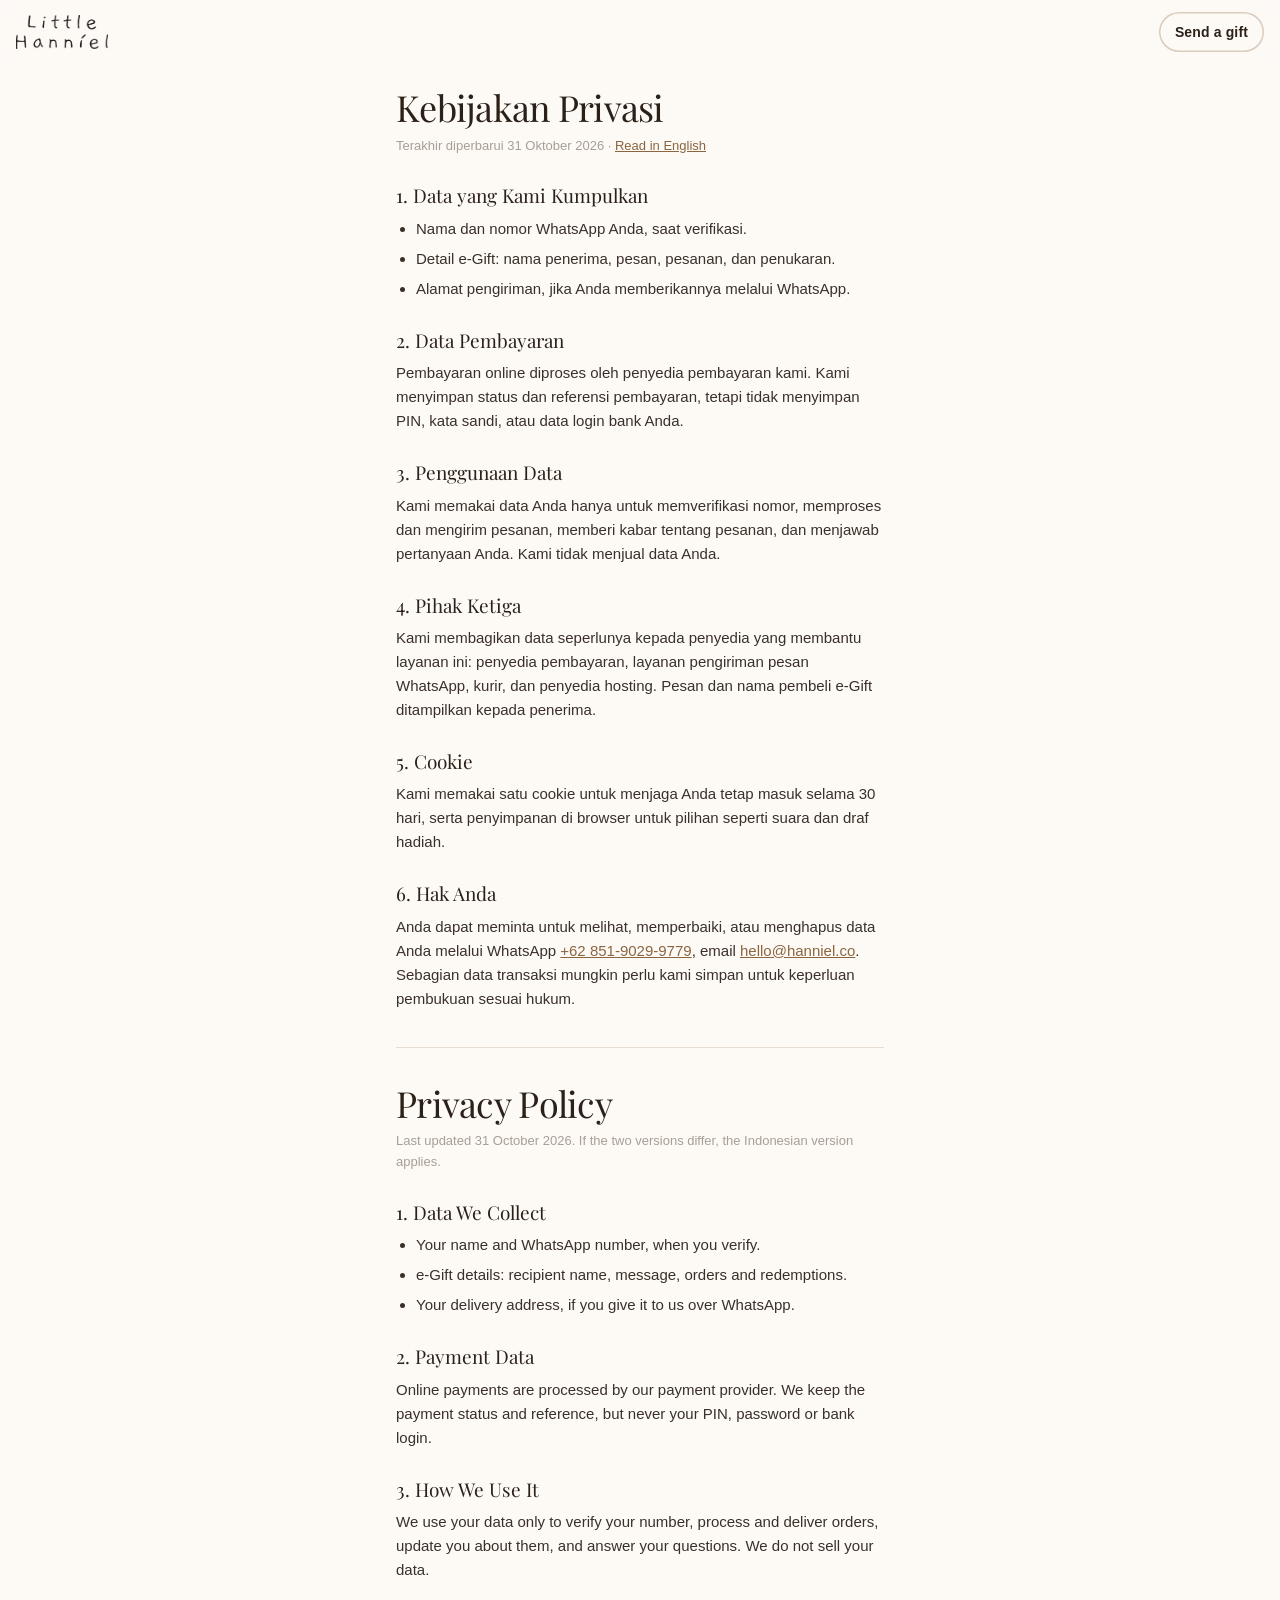
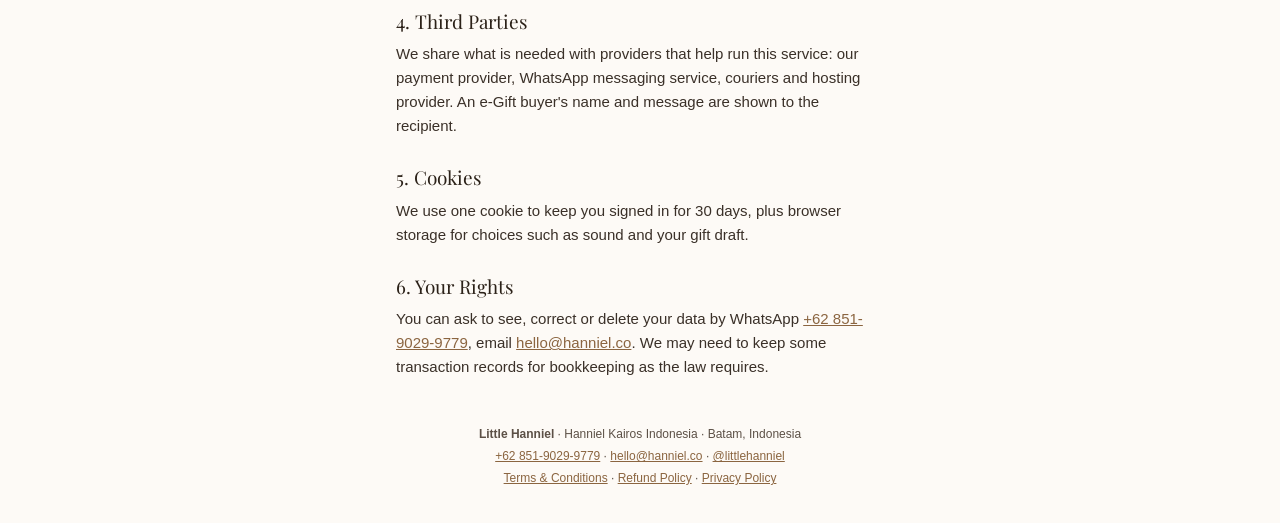
<file: privacy/index.html>
<!DOCTYPE html>
<html lang="id">
<head>
  <meta charset="UTF-8">
  <meta name="viewport" content="width=device-width, initial-scale=1, viewport-fit=cover">
  <title>Kebijakan Privasi · Little Hanniel</title>
  <meta name="description" content="Kebijakan Privasi for Little Hanniel, a family home bakery in Batam, Indonesia.">
  <meta name="theme-color" content="#FDFAF6">
  <link rel="icon" href="/assets/logo.png" type="image/png">
  <link rel="stylesheet" href="/gift/gift.css">
</head>
<body>
  <header class="gx-top">
    <a class="gx-brand" href="/" aria-label="Little Hanniel home">
      <img src="/assets/logo-footer.png" alt="Little Hanniel" width="92" height="34">
    </a>
    <a class="btn btn--ghost btn--sm" href="/gift/">Send a gift</a>
  </header>
  <main class="gx-wrap legal">
    <h1 class="gx-h1">Kebijakan Privasi</h1>
    <p class="muted">Terakhir diperbarui 31 Oktober 2026 · <a href="#en">Read in English</a></p>
      <h2>1. Data yang Kami Kumpulkan</h2>
      <ul><li>Nama dan nomor WhatsApp Anda, saat verifikasi.</li><li>Detail e-Gift: nama penerima, pesan, pesanan, dan penukaran.</li><li>Alamat pengiriman, jika Anda memberikannya melalui WhatsApp.</li></ul>
      <h2>2. Data Pembayaran</h2>
      <p>Pembayaran online diproses oleh penyedia pembayaran kami. Kami menyimpan status dan referensi pembayaran, tetapi tidak menyimpan PIN, kata sandi, atau data login bank Anda.</p>
      <h2>3. Penggunaan Data</h2>
      <p>Kami memakai data Anda hanya untuk memverifikasi nomor, memproses dan mengirim pesanan, memberi kabar tentang pesanan, dan menjawab pertanyaan Anda. Kami tidak menjual data Anda.</p>
      <h2>4. Pihak Ketiga</h2>
      <p>Kami membagikan data seperlunya kepada penyedia yang membantu layanan ini: penyedia pembayaran, layanan pengiriman pesan WhatsApp, kurir, dan penyedia hosting. Pesan dan nama pembeli e-Gift ditampilkan kepada penerima.</p>
      <h2>5. Cookie</h2>
      <p>Kami memakai satu cookie untuk menjaga Anda tetap masuk selama 30 hari, serta penyimpanan di browser untuk pilihan seperti suara dan draf hadiah.</p>
      <h2>6. Hak Anda</h2>
      <p>Anda dapat meminta untuk melihat, memperbaiki, atau menghapus data Anda melalui WhatsApp <a href="https://wa.me/6285190299779">+62 851-9029-9779</a>, email <a href="mailto:hello@hanniel.co">hello@hanniel.co</a>. Sebagian data transaksi mungkin perlu kami simpan untuk keperluan pembukuan sesuai hukum.</p>

    <hr>
    <h1 class="gx-h1" id="en" lang="en">Privacy Policy</h1>
    <p class="muted" lang="en">Last updated 31 October 2026. If the two versions differ, the Indonesian version applies.</p>
    <div lang="en">
      <h2>1. Data We Collect</h2>
      <ul><li>Your name and WhatsApp number, when you verify.</li><li>e-Gift details: recipient name, message, orders and redemptions.</li><li>Your delivery address, if you give it to us over WhatsApp.</li></ul>
      <h2>2. Payment Data</h2>
      <p>Online payments are processed by our payment provider. We keep the payment status and reference, but never your PIN, password or bank login.</p>
      <h2>3. How We Use It</h2>
      <p>We use your data only to verify your number, process and deliver orders, update you about them, and answer your questions. We do not sell your data.</p>
      <h2>4. Third Parties</h2>
      <p>We share what is needed with providers that help run this service: our payment provider, WhatsApp messaging service, couriers and hosting provider. An e-Gift buyer's name and message are shown to the recipient.</p>
      <h2>5. Cookies</h2>
      <p>We use one cookie to keep you signed in for 30 days, plus browser storage for choices such as sound and your gift draft.</p>
      <h2>6. Your Rights</h2>
      <p>You can ask to see, correct or delete your data by WhatsApp <a href="https://wa.me/6285190299779">+62 851-9029-9779</a>, email <a href="mailto:hello@hanniel.co">hello@hanniel.co</a>. We may need to keep some transaction records for bookkeeping as the law requires.</p>
    </div>
  </main>
  <footer class="legal-foot">
    <p><b>Little Hanniel</b> · Hanniel Kairos Indonesia · Batam, Indonesia</p>
    <p><a href="https://wa.me/6285190299779">+62 851-9029-9779</a> · <a href="mailto:hello@hanniel.co">hello@hanniel.co</a> · <a href="https://instagram.com/littlehanniel">@littlehanniel</a></p>
    <p><a href="/terms/">Terms &amp; Conditions</a> · <a href="/refund/">Refund Policy</a> · <a href="/privacy/">Privacy Policy</a></p>
  </footer>
</body>
</html>
</file>
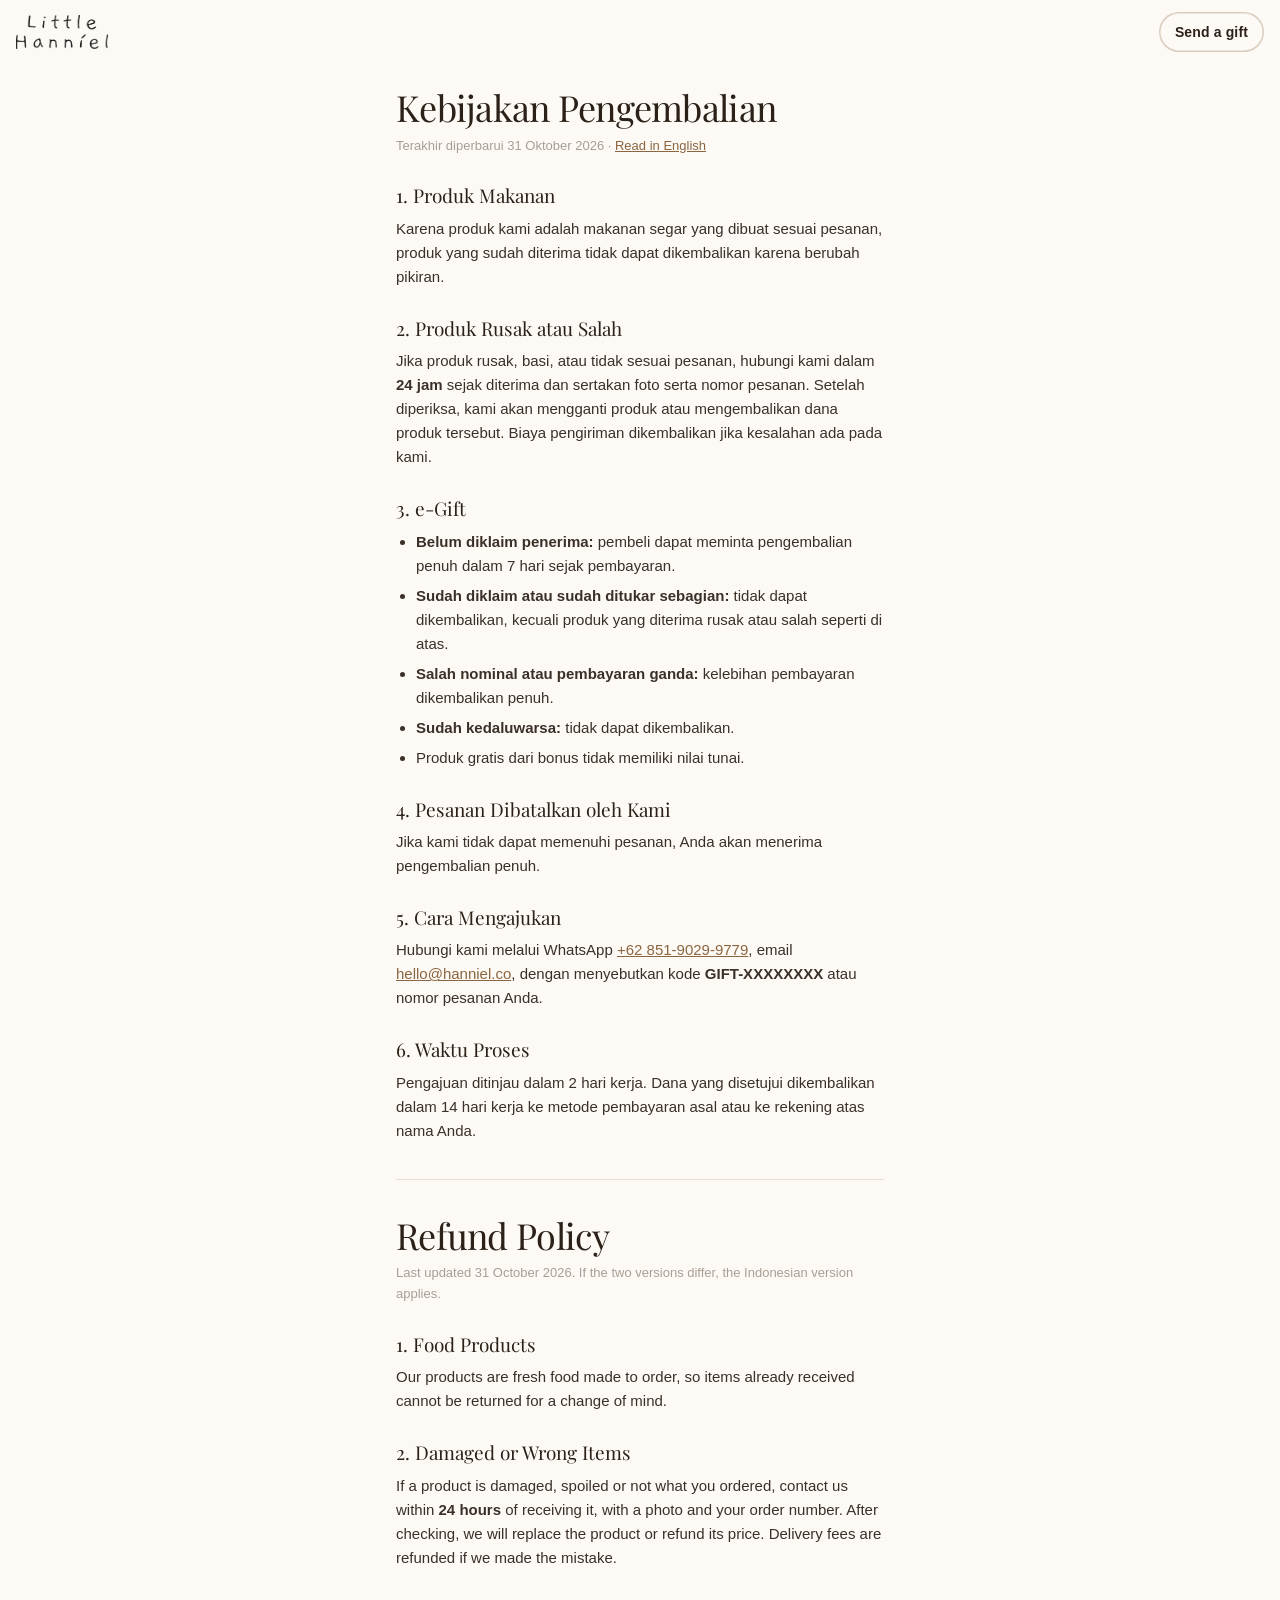
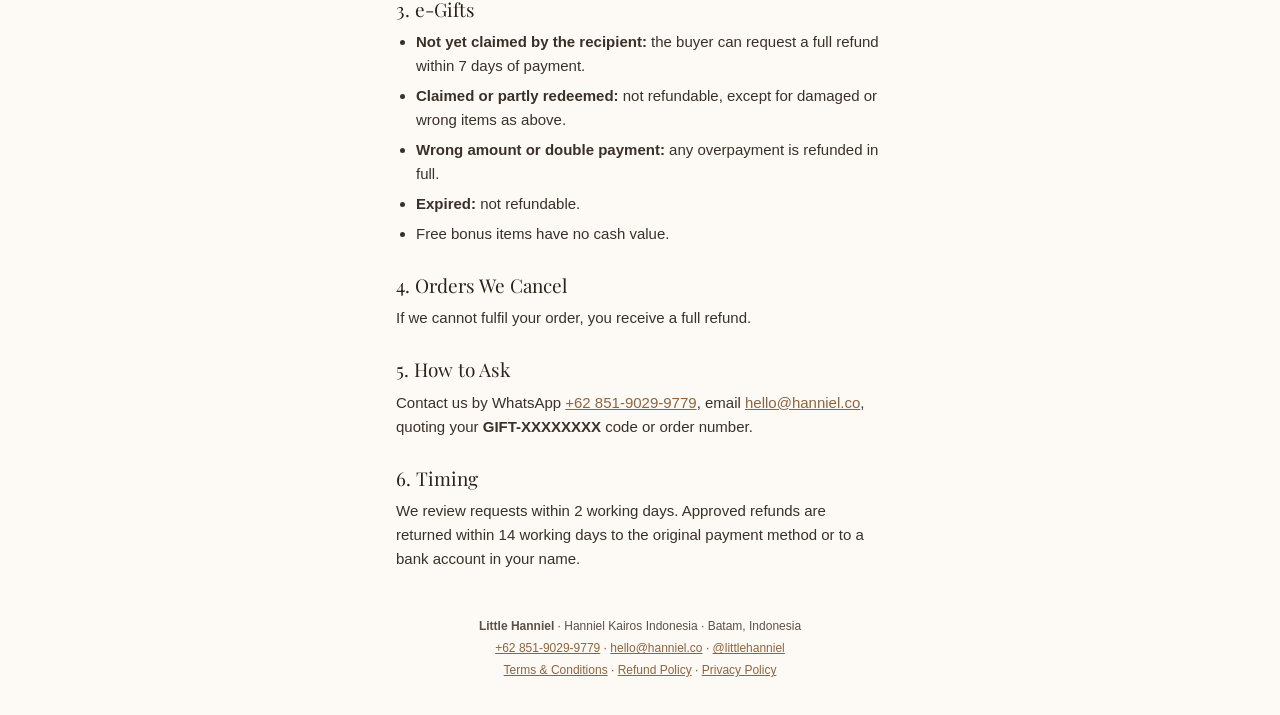
<file: refund/index.html>
<!DOCTYPE html>
<html lang="id">
<head>
  <meta charset="UTF-8">
  <meta name="viewport" content="width=device-width, initial-scale=1, viewport-fit=cover">
  <title>Kebijakan Pengembalian · Little Hanniel</title>
  <meta name="description" content="Kebijakan Pengembalian for Little Hanniel, a family home bakery in Batam, Indonesia.">
  <meta name="theme-color" content="#FDFAF6">
  <link rel="icon" href="/assets/logo.png" type="image/png">
  <link rel="stylesheet" href="/gift/gift.css">
</head>
<body>
  <header class="gx-top">
    <a class="gx-brand" href="/" aria-label="Little Hanniel home">
      <img src="/assets/logo-footer.png" alt="Little Hanniel" width="92" height="34">
    </a>
    <a class="btn btn--ghost btn--sm" href="/gift/">Send a gift</a>
  </header>
  <main class="gx-wrap legal">
    <h1 class="gx-h1">Kebijakan Pengembalian</h1>
    <p class="muted">Terakhir diperbarui 31 Oktober 2026 · <a href="#en">Read in English</a></p>
      <h2>1. Produk Makanan</h2>
      <p>Karena produk kami adalah makanan segar yang dibuat sesuai pesanan, produk yang sudah diterima tidak dapat dikembalikan karena berubah pikiran.</p>
      <h2>2. Produk Rusak atau Salah</h2>
      <p>Jika produk rusak, basi, atau tidak sesuai pesanan, hubungi kami dalam <b>24 jam</b> sejak diterima dan sertakan foto serta nomor pesanan. Setelah diperiksa, kami akan mengganti produk atau mengembalikan dana produk tersebut. Biaya pengiriman dikembalikan jika kesalahan ada pada kami.</p>
      <h2>3. e-Gift</h2>
      <ul><li><b>Belum diklaim penerima:</b> pembeli dapat meminta pengembalian penuh dalam 7 hari sejak pembayaran.</li><li><b>Sudah diklaim atau sudah ditukar sebagian:</b> tidak dapat dikembalikan, kecuali produk yang diterima rusak atau salah seperti di atas.</li><li><b>Salah nominal atau pembayaran ganda:</b> kelebihan pembayaran dikembalikan penuh.</li><li><b>Sudah kedaluwarsa:</b> tidak dapat dikembalikan.</li><li>Produk gratis dari bonus tidak memiliki nilai tunai.</li></ul>
      <h2>4. Pesanan Dibatalkan oleh Kami</h2>
      <p>Jika kami tidak dapat memenuhi pesanan, Anda akan menerima pengembalian penuh.</p>
      <h2>5. Cara Mengajukan</h2>
      <p>Hubungi kami melalui WhatsApp <a href="https://wa.me/6285190299779">+62 851-9029-9779</a>, email <a href="mailto:hello@hanniel.co">hello@hanniel.co</a>, dengan menyebutkan kode <b>GIFT-XXXXXXXX</b> atau nomor pesanan Anda.</p>
      <h2>6. Waktu Proses</h2>
      <p>Pengajuan ditinjau dalam 2 hari kerja. Dana yang disetujui dikembalikan dalam 14 hari kerja ke metode pembayaran asal atau ke rekening atas nama Anda.</p>

    <hr>
    <h1 class="gx-h1" id="en" lang="en">Refund Policy</h1>
    <p class="muted" lang="en">Last updated 31 October 2026. If the two versions differ, the Indonesian version applies.</p>
    <div lang="en">
      <h2>1. Food Products</h2>
      <p>Our products are fresh food made to order, so items already received cannot be returned for a change of mind.</p>
      <h2>2. Damaged or Wrong Items</h2>
      <p>If a product is damaged, spoiled or not what you ordered, contact us within <b>24 hours</b> of receiving it, with a photo and your order number. After checking, we will replace the product or refund its price. Delivery fees are refunded if we made the mistake.</p>
      <h2>3. e-Gifts</h2>
      <ul><li><b>Not yet claimed by the recipient:</b> the buyer can request a full refund within 7 days of payment.</li><li><b>Claimed or partly redeemed:</b> not refundable, except for damaged or wrong items as above.</li><li><b>Wrong amount or double payment:</b> any overpayment is refunded in full.</li><li><b>Expired:</b> not refundable.</li><li>Free bonus items have no cash value.</li></ul>
      <h2>4. Orders We Cancel</h2>
      <p>If we cannot fulfil your order, you receive a full refund.</p>
      <h2>5. How to Ask</h2>
      <p>Contact us by WhatsApp <a href="https://wa.me/6285190299779">+62 851-9029-9779</a>, email <a href="mailto:hello@hanniel.co">hello@hanniel.co</a>, quoting your <b>GIFT-XXXXXXXX</b> code or order number.</p>
      <h2>6. Timing</h2>
      <p>We review requests within 2 working days. Approved refunds are returned within 14 working days to the original payment method or to a bank account in your name.</p>
    </div>
  </main>
  <footer class="legal-foot">
    <p><b>Little Hanniel</b> · Hanniel Kairos Indonesia · Batam, Indonesia</p>
    <p><a href="https://wa.me/6285190299779">+62 851-9029-9779</a> · <a href="mailto:hello@hanniel.co">hello@hanniel.co</a> · <a href="https://instagram.com/littlehanniel">@littlehanniel</a></p>
    <p><a href="/terms/">Terms &amp; Conditions</a> · <a href="/refund/">Refund Policy</a> · <a href="/privacy/">Privacy Policy</a></p>
  </footer>
</body>
</html>
</file>
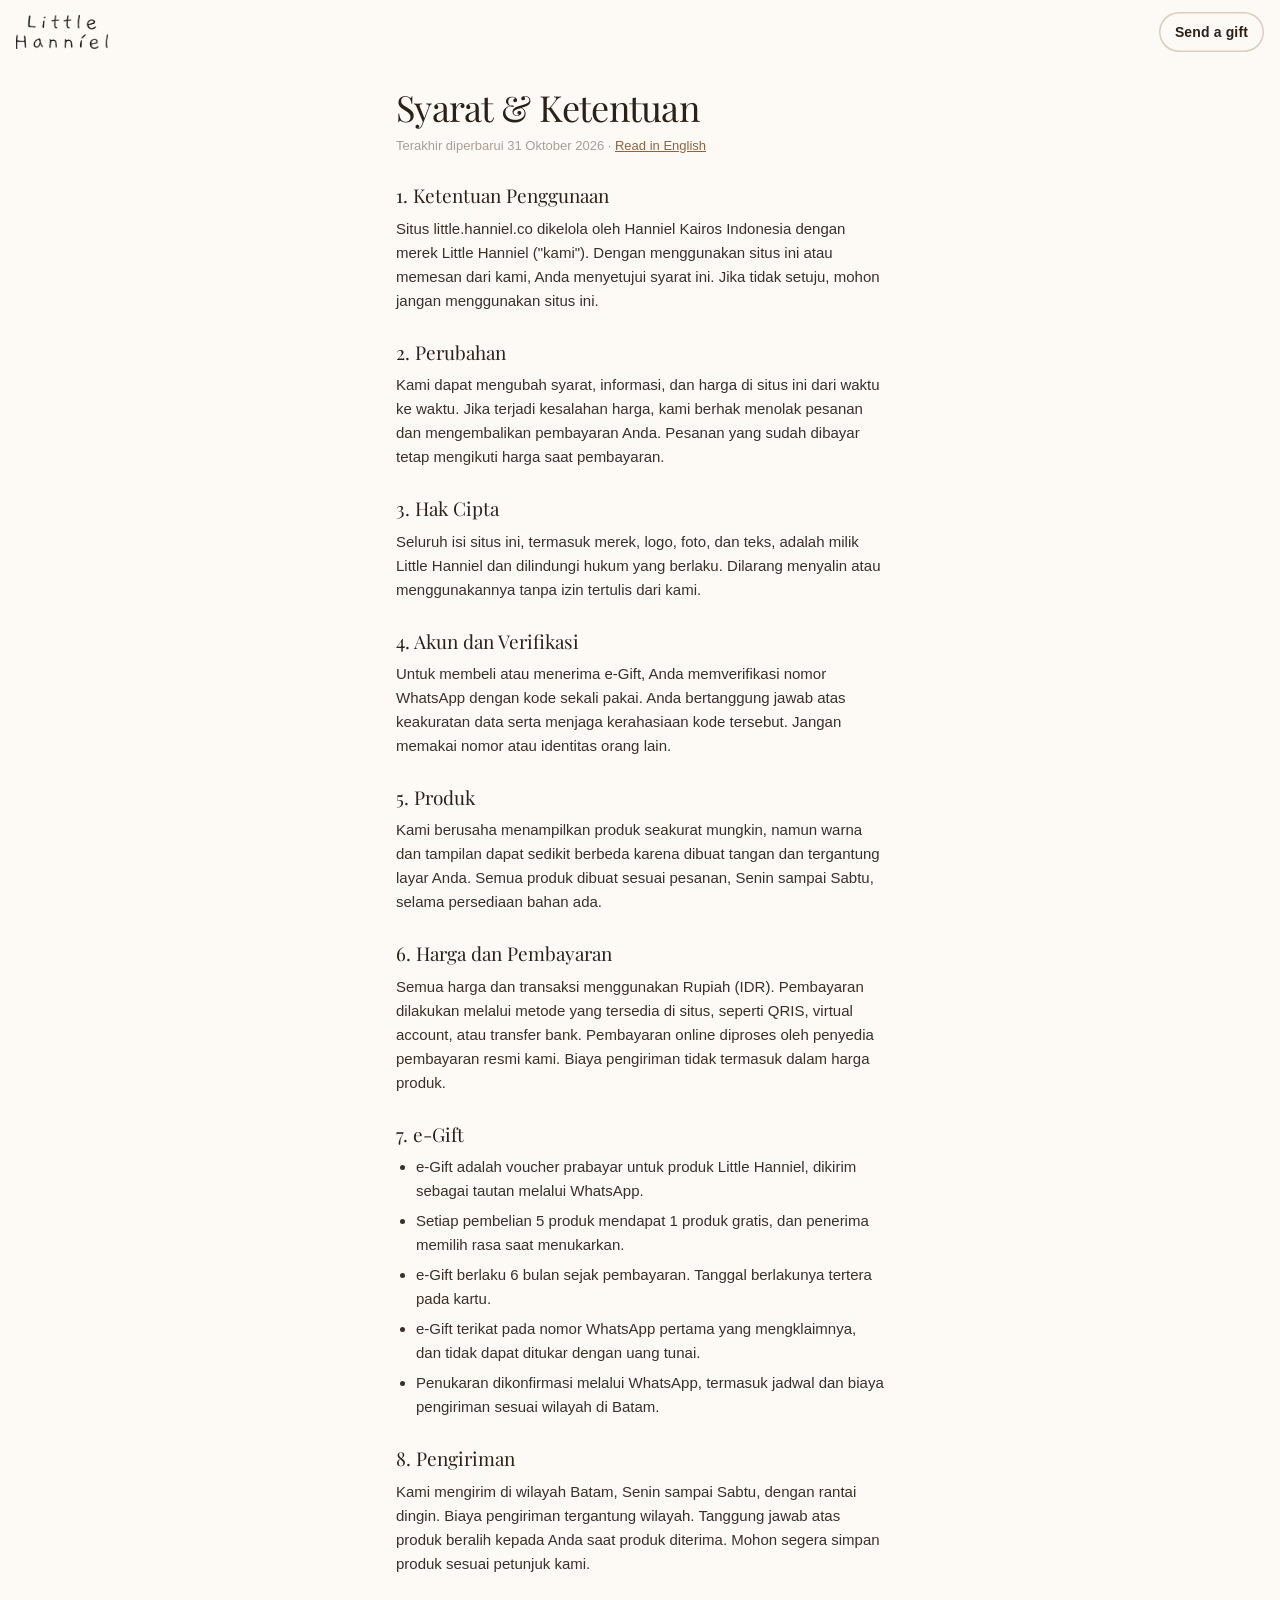
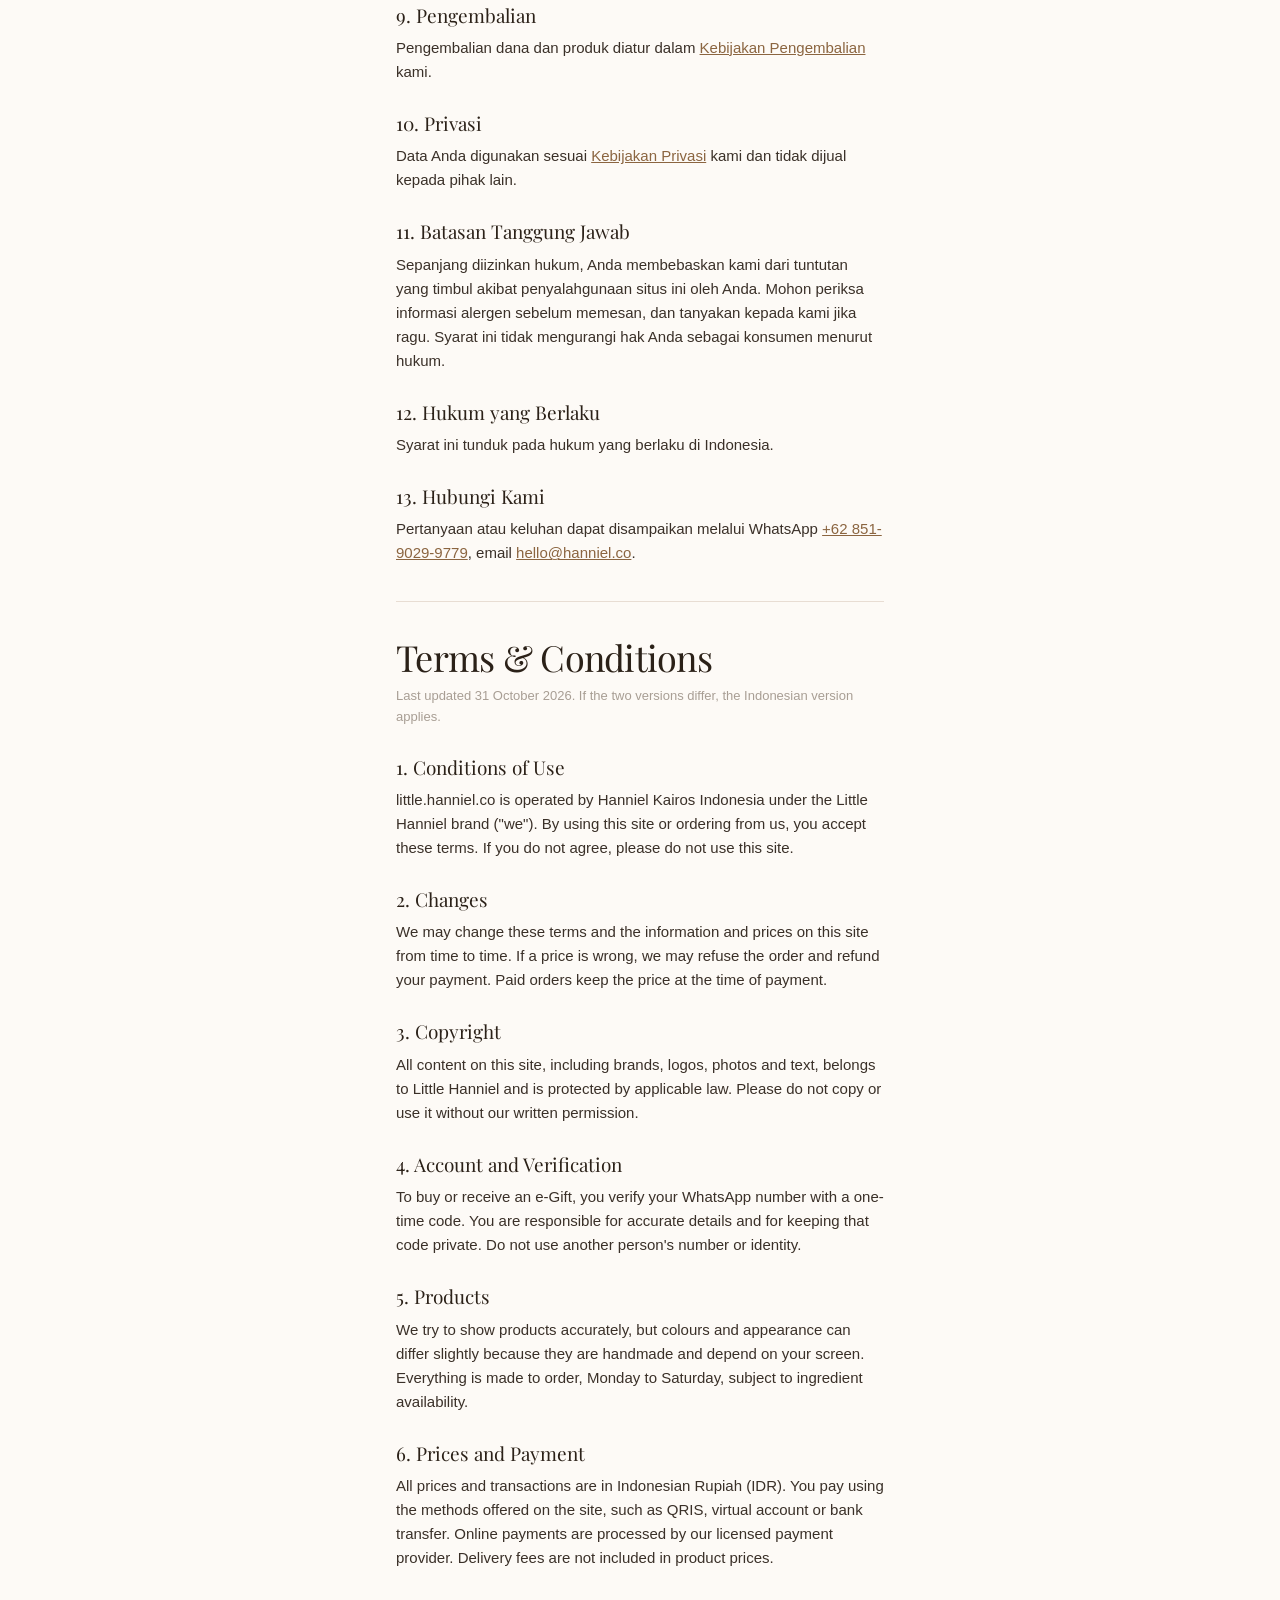
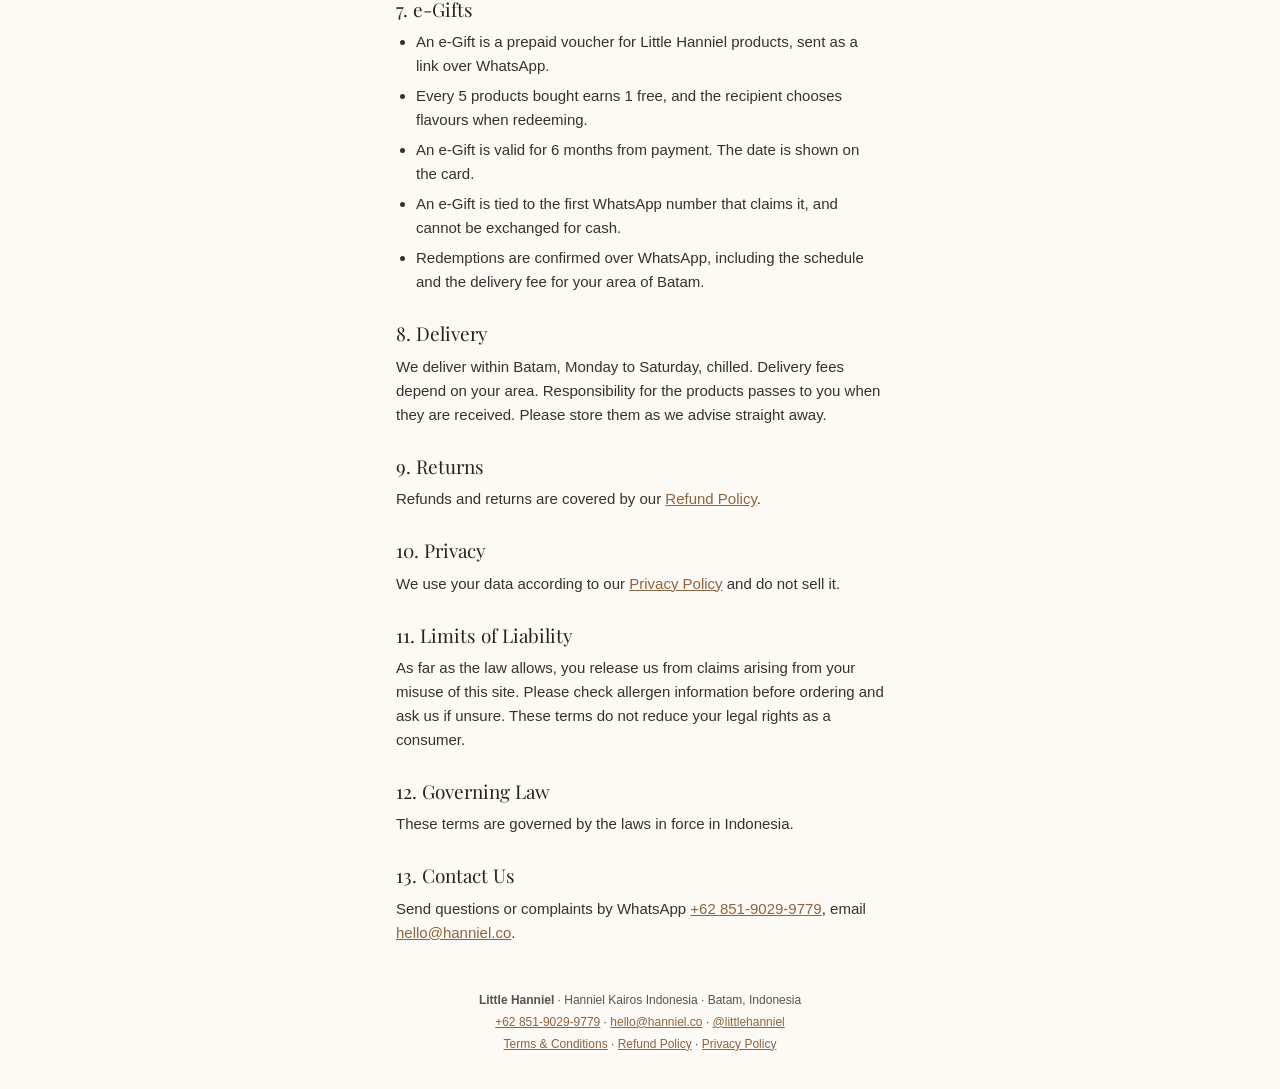
<file: terms/index.html>
<!DOCTYPE html>
<html lang="id">
<head>
  <meta charset="UTF-8">
  <meta name="viewport" content="width=device-width, initial-scale=1, viewport-fit=cover">
  <title>Syarat & Ketentuan · Little Hanniel</title>
  <meta name="description" content="Syarat & Ketentuan for Little Hanniel, a family home bakery in Batam, Indonesia.">
  <meta name="theme-color" content="#FDFAF6">
  <link rel="icon" href="/assets/logo.png" type="image/png">
  <link rel="stylesheet" href="/gift/gift.css">
</head>
<body>
  <header class="gx-top">
    <a class="gx-brand" href="/" aria-label="Little Hanniel home">
      <img src="/assets/logo-footer.png" alt="Little Hanniel" width="92" height="34">
    </a>
    <a class="btn btn--ghost btn--sm" href="/gift/">Send a gift</a>
  </header>
  <main class="gx-wrap legal">
    <h1 class="gx-h1">Syarat &amp; Ketentuan</h1>
    <p class="muted">Terakhir diperbarui 31 Oktober 2026 · <a href="#en">Read in English</a></p>
      <h2>1. Ketentuan Penggunaan</h2>
      <p>Situs little.hanniel.co dikelola oleh Hanniel Kairos Indonesia dengan merek Little Hanniel ("kami"). Dengan menggunakan situs ini atau memesan dari kami, Anda menyetujui syarat ini. Jika tidak setuju, mohon jangan menggunakan situs ini.</p>
      <h2>2. Perubahan</h2>
      <p>Kami dapat mengubah syarat, informasi, dan harga di situs ini dari waktu ke waktu. Jika terjadi kesalahan harga, kami berhak menolak pesanan dan mengembalikan pembayaran Anda. Pesanan yang sudah dibayar tetap mengikuti harga saat pembayaran.</p>
      <h2>3. Hak Cipta</h2>
      <p>Seluruh isi situs ini, termasuk merek, logo, foto, dan teks, adalah milik Little Hanniel dan dilindungi hukum yang berlaku. Dilarang menyalin atau menggunakannya tanpa izin tertulis dari kami.</p>
      <h2>4. Akun dan Verifikasi</h2>
      <p>Untuk membeli atau menerima e-Gift, Anda memverifikasi nomor WhatsApp dengan kode sekali pakai. Anda bertanggung jawab atas keakuratan data serta menjaga kerahasiaan kode tersebut. Jangan memakai nomor atau identitas orang lain.</p>
      <h2>5. Produk</h2>
      <p>Kami berusaha menampilkan produk seakurat mungkin, namun warna dan tampilan dapat sedikit berbeda karena dibuat tangan dan tergantung layar Anda. Semua produk dibuat sesuai pesanan, Senin sampai Sabtu, selama persediaan bahan ada.</p>
      <h2>6. Harga dan Pembayaran</h2>
      <p>Semua harga dan transaksi menggunakan Rupiah (IDR). Pembayaran dilakukan melalui metode yang tersedia di situs, seperti QRIS, virtual account, atau transfer bank. Pembayaran online diproses oleh penyedia pembayaran resmi kami. Biaya pengiriman tidak termasuk dalam harga produk.</p>
      <h2>7. e-Gift</h2>
      <ul><li>e-Gift adalah voucher prabayar untuk produk Little Hanniel, dikirim sebagai tautan melalui WhatsApp.</li><li>Setiap pembelian 5 produk mendapat 1 produk gratis, dan penerima memilih rasa saat menukarkan.</li><li>e-Gift berlaku 6 bulan sejak pembayaran. Tanggal berlakunya tertera pada kartu.</li><li>e-Gift terikat pada nomor WhatsApp pertama yang mengklaimnya, dan tidak dapat ditukar dengan uang tunai.</li><li>Penukaran dikonfirmasi melalui WhatsApp, termasuk jadwal dan biaya pengiriman sesuai wilayah di Batam.</li></ul>
      <h2>8. Pengiriman</h2>
      <p>Kami mengirim di wilayah Batam, Senin sampai Sabtu, dengan rantai dingin. Biaya pengiriman tergantung wilayah. Tanggung jawab atas produk beralih kepada Anda saat produk diterima. Mohon segera simpan produk sesuai petunjuk kami.</p>
      <h2>9. Pengembalian</h2>
      <p>Pengembalian dana dan produk diatur dalam <a href="/refund/">Kebijakan Pengembalian</a> kami.</p>
      <h2>10. Privasi</h2>
      <p>Data Anda digunakan sesuai <a href="/privacy/">Kebijakan Privasi</a> kami dan tidak dijual kepada pihak lain.</p>
      <h2>11. Batasan Tanggung Jawab</h2>
      <p>Sepanjang diizinkan hukum, Anda membebaskan kami dari tuntutan yang timbul akibat penyalahgunaan situs ini oleh Anda. Mohon periksa informasi alergen sebelum memesan, dan tanyakan kepada kami jika ragu. Syarat ini tidak mengurangi hak Anda sebagai konsumen menurut hukum.</p>
      <h2>12. Hukum yang Berlaku</h2>
      <p>Syarat ini tunduk pada hukum yang berlaku di Indonesia.</p>
      <h2>13. Hubungi Kami</h2>
      <p>Pertanyaan atau keluhan dapat disampaikan melalui WhatsApp <a href="https://wa.me/6285190299779">+62 851-9029-9779</a>, email <a href="mailto:hello@hanniel.co">hello@hanniel.co</a>.</p>

    <hr>
    <h1 class="gx-h1" id="en" lang="en">Terms &amp; Conditions</h1>
    <p class="muted" lang="en">Last updated 31 October 2026. If the two versions differ, the Indonesian version applies.</p>
    <div lang="en">
      <h2>1. Conditions of Use</h2>
      <p>little.hanniel.co is operated by Hanniel Kairos Indonesia under the Little Hanniel brand ("we"). By using this site or ordering from us, you accept these terms. If you do not agree, please do not use this site.</p>
      <h2>2. Changes</h2>
      <p>We may change these terms and the information and prices on this site from time to time. If a price is wrong, we may refuse the order and refund your payment. Paid orders keep the price at the time of payment.</p>
      <h2>3. Copyright</h2>
      <p>All content on this site, including brands, logos, photos and text, belongs to Little Hanniel and is protected by applicable law. Please do not copy or use it without our written permission.</p>
      <h2>4. Account and Verification</h2>
      <p>To buy or receive an e-Gift, you verify your WhatsApp number with a one-time code. You are responsible for accurate details and for keeping that code private. Do not use another person's number or identity.</p>
      <h2>5. Products</h2>
      <p>We try to show products accurately, but colours and appearance can differ slightly because they are handmade and depend on your screen. Everything is made to order, Monday to Saturday, subject to ingredient availability.</p>
      <h2>6. Prices and Payment</h2>
      <p>All prices and transactions are in Indonesian Rupiah (IDR). You pay using the methods offered on the site, such as QRIS, virtual account or bank transfer. Online payments are processed by our licensed payment provider. Delivery fees are not included in product prices.</p>
      <h2>7. e-Gifts</h2>
      <ul><li>An e-Gift is a prepaid voucher for Little Hanniel products, sent as a link over WhatsApp.</li><li>Every 5 products bought earns 1 free, and the recipient chooses flavours when redeeming.</li><li>An e-Gift is valid for 6 months from payment. The date is shown on the card.</li><li>An e-Gift is tied to the first WhatsApp number that claims it, and cannot be exchanged for cash.</li><li>Redemptions are confirmed over WhatsApp, including the schedule and the delivery fee for your area of Batam.</li></ul>
      <h2>8. Delivery</h2>
      <p>We deliver within Batam, Monday to Saturday, chilled. Delivery fees depend on your area. Responsibility for the products passes to you when they are received. Please store them as we advise straight away.</p>
      <h2>9. Returns</h2>
      <p>Refunds and returns are covered by our <a href="/refund/">Refund Policy</a>.</p>
      <h2>10. Privacy</h2>
      <p>We use your data according to our <a href="/privacy/">Privacy Policy</a> and do not sell it.</p>
      <h2>11. Limits of Liability</h2>
      <p>As far as the law allows, you release us from claims arising from your misuse of this site. Please check allergen information before ordering and ask us if unsure. These terms do not reduce your legal rights as a consumer.</p>
      <h2>12. Governing Law</h2>
      <p>These terms are governed by the laws in force in Indonesia.</p>
      <h2>13. Contact Us</h2>
      <p>Send questions or complaints by WhatsApp <a href="https://wa.me/6285190299779">+62 851-9029-9779</a>, email <a href="mailto:hello@hanniel.co">hello@hanniel.co</a>.</p>
    </div>
  </main>
  <footer class="legal-foot">
    <p><b>Little Hanniel</b> · Hanniel Kairos Indonesia · Batam, Indonesia</p>
    <p><a href="https://wa.me/6285190299779">+62 851-9029-9779</a> · <a href="mailto:hello@hanniel.co">hello@hanniel.co</a> · <a href="https://instagram.com/littlehanniel">@littlehanniel</a></p>
    <p><a href="/terms/">Terms &amp; Conditions</a> · <a href="/refund/">Refund Policy</a> · <a href="/privacy/">Privacy Policy</a></p>
  </footer>
</body>
</html>
</file>
<file: gift/gift.css>
/* Little Hanniel e-Gift — shared styles for /gift and /g/<code>.
   Tokens mirror styles.css :root so the pages feel like the main site. */

@font-face { font-family: 'Playfair Display'; font-style: normal; font-weight: 400; font-display: swap; src: url('/assets/fonts/playfair-400.woff2') format('woff2'); }
@font-face { font-family: 'Lora'; font-style: normal; font-weight: 400; font-display: swap; src: url('/assets/fonts/lora-400.woff2') format('woff2'); }

:root {
  --bg-page: #FDFAF6;
  --bg-subtle: #F5EFE6;
  --surface: #FFFFFF;
  --surface-inset: #F8F2EA;
  --text-strong: #2B2118;
  --text-body: #3A3028;
  --text-secondary: #5C5046;
  --text-muted: #A89E94;
  --accent: #A67C52;
  --accent-hover: #8B6540;
  --accent-soft: #EFE0C9;
  --gold: #D4A24C;
  --gold-soft: #F7E7C4;
  --sage: #8A9A6B;
  --sage-soft: #DDE3CE;
  --berry: #D9737F;
  --whatsapp: #25D366;
  --whatsapp-ink: #128C4A;
  --border: #E8DDD3;
  --border-strong: #DBCDBE;
  --danger: #B5483A;

  --font-display: 'Playfair Display', Georgia, serif;
  --font-body: 'Lora', Georgia, serif;
  --font-sans: 'Inter', -apple-system, 'Segoe UI', Roboto, sans-serif;
  --font-hand: 'Gochi Hand', 'Comic Sans MS', cursive;

  --radius-sm: 10px;
  --radius-md: 14px;
  --radius-lg: 22px;
  --radius-pill: 999px;
  --shadow-sm: 0 2px 8px rgba(43, 33, 24, 0.06);
  --shadow-md: 0 8px 24px rgba(43, 33, 24, 0.08);
  --shadow-lg: 0 18px 48px rgba(43, 33, 24, 0.14);
  --ease-out: cubic-bezier(0.16, 1, 0.3, 1);
  --ease-spring: cubic-bezier(0.34, 1.56, 0.64, 1);
}

*, *::before, *::after { box-sizing: border-box; }
html { -webkit-text-size-adjust: 100%; }
body {
  margin: 0;
  background: var(--bg-page);
  color: var(--text-body);
  font-family: var(--font-sans);
  font-size: 16px;
  line-height: 1.5;
  -webkit-font-smoothing: antialiased;
  min-height: 100dvh;
  overflow-x: hidden;
}
button, input, textarea { font: inherit; color: inherit; }
button { cursor: pointer; -webkit-tap-highlight-color: transparent; }
img { max-width: 100%; display: block; }
[hidden] { display: none !important; }
.sr-only { position: absolute; width: 1px; height: 1px; overflow: hidden; clip: rect(0 0 0 0); white-space: nowrap; }

/* ---------- shell ---------- */

.gx-top {
  position: sticky; top: 0; z-index: 20;
  display: flex; align-items: center; justify-content: space-between; gap: 12px;
  padding: 12px 16px;
  background: rgba(253, 250, 246, 0.86);
  backdrop-filter: saturate(1.4) blur(12px);
  -webkit-backdrop-filter: saturate(1.4) blur(12px);
}
.gx-sound {
  margin-left: auto; width: 36px; height: 36px; flex: none; padding: 0; cursor: pointer;
  display: grid; place-items: center; font-size: 15px; line-height: 1;
  background: transparent; border: 0; border-radius: 50%;
}
.gx-sound:hover { background: rgba(43, 33, 24, 0.06); }
.gx-brand { display: flex; align-items: center; gap: 10px; text-decoration: none; color: var(--text-strong); }
.gx-brand img { height: 34px; width: auto; }
.gx-brand span { font-family: var(--font-sans); font-size: 11px; font-weight: 700; letter-spacing: 0.2em; text-transform: uppercase; color: var(--accent); }

.gx-wrap { width: 100%; max-width: 520px; margin: 0 auto; padding: 8px 16px 160px; }

.eyebrow { font-size: 11px; font-weight: 700; letter-spacing: 0.2em; text-transform: uppercase; color: var(--accent); margin: 0 0 6px; }
.gx-h1 { font-family: var(--font-display); font-weight: 400; font-size: clamp(28px, 7vw, 36px); line-height: 1.1; letter-spacing: -0.02em; color: var(--text-strong); margin: 0 0 8px; }
.gx-h2 { font-family: var(--font-display); font-weight: 400; font-size: 22px; line-height: 1.2; letter-spacing: -0.01em; color: var(--text-strong); margin: 0 0 12px; }
.gx-lead { font-family: var(--font-body); color: var(--text-secondary); margin: 0 0 20px; }
.muted { color: var(--text-muted); font-size: 13px; }

/* ---------- buttons ---------- */

.btn {
  display: inline-flex; align-items: center; justify-content: center; gap: 8px;
  min-height: 52px; padding: 0 24px; width: 100%;
  border: 0; border-radius: var(--radius-pill);
  background: var(--text-strong); color: #FDFAF6;
  font-weight: 600; font-size: 16px; letter-spacing: 0.01em; text-decoration: none;
  transition: transform 0.2s var(--ease-spring), box-shadow 0.2s, background 0.2s, opacity 0.2s;
  box-shadow: 0 6px 18px rgba(43, 33, 24, 0.18);
}
.btn:active { transform: scale(0.97); }
.btn:disabled { opacity: 0.45; cursor: not-allowed; transform: none; }
.btn--wa { background: var(--whatsapp); color: #06301A; box-shadow: 0 8px 22px rgba(37, 211, 102, 0.38); }
.btn--ghost { background: transparent; color: var(--text-strong); box-shadow: inset 0 0 0 1.5px var(--border-strong); }
.btn--gold { background: linear-gradient(135deg, #E9C072, var(--gold) 55%, #B9852F); color: #2B2118; box-shadow: 0 8px 22px rgba(212, 162, 76, 0.42); }
.btn--sm { min-height: 40px; padding: 0 16px; width: auto; font-size: 14px; }
.btn.is-loading { pointer-events: none; opacity: 0.8; }
.btn.is-loading::after { content: ''; width: 16px; height: 16px; border-radius: 50%; border: 2px solid currentColor; border-right-color: transparent; animation: spin 0.7s linear infinite; }
@keyframes spin { to { transform: rotate(360deg); } }

.chip {
  display: inline-flex; align-items: center; gap: 6px;
  min-height: 36px; padding: 0 14px;
  border-radius: var(--radius-pill); border: 1.5px solid var(--border-strong);
  background: var(--surface); font-size: 14px; font-weight: 500; color: var(--text-body);
  transition: transform 0.2s var(--ease-spring), border-color 0.2s, background 0.2s;
}
.chip:active { transform: scale(0.94); }
.chip[aria-pressed="true"] { border-color: var(--text-strong); background: var(--text-strong); color: #FDFAF6; }
.chips { display: flex; flex-wrap: wrap; gap: 8px; }

/* ---------- step progress (grows as you go) ---------- */

.steps { display: flex; gap: 6px; margin: 4px 0 20px; }
.steps__seg { flex: 1; height: 5px; border-radius: 99px; background: var(--border); overflow: hidden; }
.steps__seg i { display: block; height: 100%; width: 0; background: linear-gradient(90deg, var(--accent), var(--gold)); border-radius: inherit; transition: width 0.7s var(--ease-out); }
.steps__seg.is-done i { width: 100%; }

.view { animation: viewIn 0.5s var(--ease-out) both; }
@keyframes viewIn { from { opacity: 0; transform: translateY(14px); } }

/* ---------- surfaces ---------- */

.panel { background: var(--surface); border: 1px solid var(--border); border-radius: var(--radius-lg); padding: 18px; box-shadow: var(--shadow-sm); }
.panel + .panel { margin-top: 14px; }
.stack > * + * { margin-top: 14px; }

/* ---------- line picker ---------- */

.lines { display: grid; grid-template-columns: 1fr 1fr; gap: 12px; margin-bottom: 18px; }
.line {
  position: relative; text-align: left; padding: 0; overflow: hidden;
  border-radius: var(--radius-lg); border: 2px solid transparent;
  background: var(--surface); box-shadow: var(--shadow-sm);
  transition: transform 0.3s var(--ease-spring), border-color 0.2s, box-shadow 0.3s;
}
.line img { width: 100%; height: auto; aspect-ratio: 4 / 3; object-fit: cover; }
.line__body { padding: 10px 12px 12px; }
.line__name { font-family: var(--font-display); font-size: 17px; color: var(--text-strong); }
.line__price { font-size: 13px; color: var(--text-secondary); }
.line[aria-pressed="true"] { border-color: var(--text-strong); box-shadow: var(--shadow-md); transform: translateY(-2px); }
.line[aria-pressed="true"]::after {
  content: '✓'; position: absolute; top: 8px; right: 8px; width: 26px; height: 26px; border-radius: 50%;
  display: grid; place-items: center; background: var(--text-strong); color: #fff; font-size: 14px;
  animation: pop 0.4s var(--ease-spring);
}

/* ---------- stepper ---------- */

.stepper { display: flex; align-items: center; justify-content: center; gap: 18px; margin: 6px 0 14px; }
.stepper button {
  width: 52px; height: 52px; border-radius: 50%; border: 1.5px solid var(--border-strong);
  background: var(--surface); font-size: 24px; line-height: 1; color: var(--text-strong);
  transition: transform 0.2s var(--ease-spring), background 0.2s;
}
.stepper button:active { transform: scale(0.88); background: var(--bg-subtle); }
.stepper__val { min-width: 84px; text-align: center; }
.stepper__num { font-family: var(--font-display); font-size: 52px; line-height: 1; color: var(--text-strong); display: inline-block; }
.stepper__num.bump { animation: bump 0.35s var(--ease-spring); }
.stepper__lbl { display: block; font-size: 12px; color: var(--text-muted); letter-spacing: 0.08em; text-transform: uppercase; }
@keyframes bump { 40% { transform: scale(1.18); } }

/* ---------- stamp card ---------- */

.stamps { display: grid; grid-template-columns: repeat(6, 1fr); gap: 8px; margin: 12px 0 4px; }
.stamp {
  position: relative; aspect-ratio: 1; border-radius: 50%;
  display: grid; place-items: center; font-size: 22px;
  border: 1.5px dashed var(--border-strong); background: var(--surface-inset);
}
.stamp.is-filled { border-style: solid; border-color: var(--accent-soft); background: var(--accent-soft); animation: pop 0.45s var(--ease-spring) both; }
.stamp.is-bonus { border: 0; background: radial-gradient(circle at 30% 25%, #FFF3D6, var(--gold) 70%); box-shadow: 0 4px 14px rgba(212, 162, 76, 0.5); animation: popGold 0.7s var(--ease-spring) both; overflow: hidden; }
.stamp.is-bonus::before { content: 'FREE'; position: absolute; bottom: -2px; left: 50%; transform: translateX(-50%); font-size: 8px; font-weight: 800; letter-spacing: 0.08em; color: #5A3E10; }
.stamp.is-bonus::after { content: ''; position: absolute; inset: 0; background: linear-gradient(110deg, transparent 35%, rgba(255,255,255,0.75) 50%, transparent 65%); transform: translateX(-120%); animation: sheen 2.6s 0.6s infinite; }
.stamp.is-ghost-bonus { border-color: var(--gold); color: var(--gold); font-size: 13px; font-weight: 800; }
.stamp.is-used { background: var(--sage-soft); border: 0; }
.stamp.is-used::after { content: '✓'; position: absolute; right: -2px; bottom: -2px; width: 18px; height: 18px; border-radius: 50%; background: var(--sage); color: #fff; font-size: 11px; display: grid; place-items: center; }
.stamp.is-ready { border-style: solid; border-color: var(--accent); background: var(--surface); }
@keyframes pop { 0% { transform: scale(0.2); opacity: 0; } 70% { transform: scale(1.12); opacity: 1; } 100% { transform: scale(1); } }
@keyframes popGold { 0% { transform: scale(0) rotate(-40deg); } 60% { transform: scale(1.25) rotate(8deg); } 100% { transform: scale(1) rotate(0); } }
@keyframes sheen { 0%, 60% { transform: translateX(-120%); } 100% { transform: translateX(120%); } }

/* ---------- goal bar ---------- */

.goal { margin-top: 12px; }
.goal__row { display: flex; justify-content: space-between; align-items: baseline; gap: 8px; font-size: 13px; margin-bottom: 6px; }
.goal__row b { color: var(--text-strong); }
.bar { position: relative; height: 12px; border-radius: 99px; background: var(--bg-subtle); overflow: hidden; }
.bar > i {
  position: absolute; inset: 0 auto 0 0; width: 0; border-radius: inherit;
  background: linear-gradient(90deg, var(--accent), var(--gold));
  transition: width 0.8s var(--ease-out);
}
.bar > i::after { content: ''; position: absolute; inset: 0; background: linear-gradient(90deg, transparent, rgba(255,255,255,0.55), transparent); transform: translateX(-100%); animation: sheen 2.2s infinite; }
.bar--sage > i { background: linear-gradient(90deg, var(--sage), #B5C48F); }
.bar--lg { height: 16px; }

.unlock {
  position: fixed; left: 50%; top: 38%; z-index: 60; pointer-events: none;
  transform: translate(-50%, -50%);
  padding: 12px 20px; border-radius: var(--radius-pill);
  background: linear-gradient(135deg, #F4D68F, var(--gold)); color: #3B2A0C;
  font-weight: 800; font-size: 16px; box-shadow: 0 12px 30px rgba(212, 162, 76, 0.5);
  animation: unlock 1.6s var(--ease-out) forwards; white-space: nowrap;
}
@keyframes unlock {
  0% { opacity: 0; transform: translate(-50%, -30%) scale(0.6); }
  18% { opacity: 1; transform: translate(-50%, -50%) scale(1.08); }
  30% { transform: translate(-50%, -50%) scale(1); }
  80% { opacity: 1; }
  100% { opacity: 0; transform: translate(-50%, -110%) scale(0.95); }
}

/* ---------- summary bar (sticky bottom CTA) ---------- */

.dock {
  position: fixed; left: 0; right: 0; bottom: 0; z-index: 30;
  padding: 12px 16px calc(12px + env(safe-area-inset-bottom));
  background: linear-gradient(to top, var(--bg-page) 70%, rgba(253, 250, 246, 0));
}
.dock__inner { max-width: 520px; margin: 0 auto; }
.dock__sum { display: flex; justify-content: space-between; align-items: baseline; font-size: 13px; color: var(--text-secondary); margin: 0 4px 8px; }
.dock__sum b { font-size: 17px; color: var(--text-strong); }
.dock__sum > span { white-space: nowrap; }
.dock__sum small { display: block; font-size: 12px; }
.dock__sum { align-items: flex-end; }
.save { color: var(--whatsapp-ink); font-weight: 700; }

/* ---------- the gift card ---------- */

.card-stage { perspective: 1100px; margin: 4px auto 18px; max-width: 360px; }
/* .gcard tilts, .gcard__inner flips, the two faces are real 3D planes.
   Nothing above the faces may set overflow/opacity/filter/isolation, or 3D flattens. */
.gcard {
  --c1: #FBF5EC; --c2: #EFE0C9; --ink: #2B2118; --sub: #8B6540; --dot: rgba(43, 33, 24, 0.14);
  position: relative; aspect-ratio: 1.586; color: var(--ink); cursor: pointer;
  transform-style: preserve-3d; transition: transform 0.6s var(--ease-out);
  -webkit-tap-highlight-color: transparent;
}
.gcard__inner { position: absolute; inset: 0; transform-style: preserve-3d; }
.gcard__face {
  position: absolute; inset: 0; border-radius: 20px; padding: 18px 20px;
  background: linear-gradient(140deg, var(--c1), var(--c2));
  box-shadow: 0 22px 44px rgba(43, 33, 24, 0.2), inset 0 0 0 1px rgba(255, 255, 255, 0.5);
  overflow: hidden; isolation: isolate;
  -webkit-backface-visibility: hidden; backface-visibility: hidden;
  display: flex; flex-direction: column; justify-content: space-between;
}
.gcard[data-theme="sage"] { --c1: #EEF2E4; --c2: #A9B88A; --ink: #23301A; --sub: #4D5C35; --dot: rgba(35, 48, 26, 0.16); }
.gcard[data-theme="cocoa"] { --c1: #4A3627; --c2: #21180F; --ink: #FBF3E6; --sub: #E9C072; --dot: rgba(251, 243, 230, 0.2); }
.gcard[data-theme="berry"] { --c1: #FDEEF0; --c2: #EBA3AD; --ink: #4A1E25; --sub: #9C3B4A; --dot: rgba(74, 30, 37, 0.15); }
.gcard__face::before { /* paper grain + soft pattern */
  content: ''; position: absolute; inset: 0; z-index: -1; opacity: 0.5;
  background-image: radial-gradient(var(--dot) 1px, transparent 1.4px); background-size: 14px 14px;
  mask-image: linear-gradient(120deg, transparent 40%, #000);
  -webkit-mask-image: linear-gradient(120deg, transparent 40%, #000);
}
.gcard__front::after { /* foil sweep */
  content: ''; position: absolute; inset: -40%; z-index: 2; pointer-events: none;
  background: linear-gradient(105deg, transparent 42%, rgba(255, 255, 255, 0.55) 50%, transparent 58%);
  transform: translateX(var(--sx, -60%)); transition: transform 0.2s linear;
  animation: foil 4.5s 1s infinite;
}
@keyframes foil { 0%, 70% { transform: translateX(-60%); } 100% { transform: translateX(60%); } }
.gcard__top { display: flex; justify-content: space-between; align-items: flex-start; }
.gcard__brand { font-family: var(--font-hand); font-size: 22px; line-height: 1; }
.gcard__tag { font-size: 9px; font-weight: 800; letter-spacing: 0.22em; text-transform: uppercase; color: var(--sub); border: 1px solid currentColor; border-radius: 99px; padding: 4px 8px; }
.gcard__mid { display: flex; align-items: baseline; gap: 10px; }
.gcard__num { font-family: var(--font-display); font-size: clamp(48px, 15vw, 62px); line-height: 0.9; letter-spacing: -0.03em; }
.gcard__what { font-family: var(--font-display); font-size: 17px; line-height: 1.15; }
.gcard__what small { display: block; font-family: var(--font-sans); font-size: 11px; color: var(--sub); font-weight: 700; letter-spacing: 0.04em; }
.gcard__bot { display: flex; justify-content: space-between; align-items: flex-end; gap: 10px; font-size: 12px; }
.gcard__to b { display: block; font-family: var(--font-display); font-weight: 400; font-size: 18px; }
.gcard__to span { color: var(--sub); }
.gcard__code { font-family: ui-monospace, 'SF Mono', Menlo, monospace; font-size: 11px; letter-spacing: 0.12em; color: var(--sub); }
.gcard__ribbon {
  position: absolute; top: 16px; right: -38px; z-index: 3; transform: rotate(35deg);
  background: var(--gold); color: #3B2A0C; font-size: 10px; font-weight: 800; letter-spacing: 0.14em;
  padding: 5px 44px; text-transform: uppercase; box-shadow: var(--shadow-sm);
}
.gcard__ribbon ~ .gcard__top .gcard__tag { margin-right: 46px; }
.gcard__back {
  transform: rotateY(180deg); padding: 22px;
  background: linear-gradient(140deg, var(--c2), var(--c1));
  justify-content: center; align-items: center; text-align: center; gap: 2px;
}
.gcard__seal {
  position: absolute; top: 14px; left: 50%; margin-left: -15px; width: 30px; height: 30px;
  border-radius: 50%; display: grid; place-items: center; font-size: 13px; color: #3B2A0C;
  background: radial-gradient(circle at 35% 30%, #F3D08A, var(--gold) 60%, #A87B2C);
  box-shadow: 0 2px 6px rgba(43, 33, 24, 0.25), inset 0 0 0 2px rgba(255, 255, 255, 0.35);
}
.gcard__brand--back { position: absolute; bottom: 12px; left: 0; right: 0; font-size: 14px; opacity: 0.55; }
.gcard__msg { font-family: var(--font-hand); font-size: 22px; line-height: 1.25; }
.gcard__sig { margin-top: 10px; font-size: 13px; color: var(--sub); }

/* The flip: lift off the table, spin with a slight wobble, overshoot, settle.
   Always turns the same way (0 → 180 → 360) like flipping a real card. */
.gcard.is-flip .gcard__inner { transform: rotateY(180deg); }
.gcard.is-flipping-back .gcard__inner { animation: flipToBack 0.78s cubic-bezier(0.3, 0.7, 0.3, 1) both; }
.gcard.is-flipping-front .gcard__inner { animation: flipToFront 0.78s cubic-bezier(0.3, 0.7, 0.3, 1) both; }
@keyframes flipToBack {
  0%   { transform: translateZ(0) rotateY(0) rotateZ(0) scale(1); }
  18%  { transform: translateZ(40px) rotateY(-14deg) rotateZ(-2deg) scale(1.04); }
  62%  { transform: translateZ(70px) rotateY(196deg) rotateZ(2deg) scale(1.08); }
  82%  { transform: translateZ(20px) rotateY(174deg) rotateZ(-0.6deg) scale(1.01); }
  100% { transform: translateZ(0) rotateY(180deg) rotateZ(0) scale(1); }
}
@keyframes flipToFront {
  0%   { transform: translateZ(0) rotateY(180deg) rotateZ(0) scale(1); }
  18%  { transform: translateZ(40px) rotateY(166deg) rotateZ(2deg) scale(1.04); }
  62%  { transform: translateZ(70px) rotateY(376deg) rotateZ(-2deg) scale(1.08); }
  82%  { transform: translateZ(20px) rotateY(354deg) rotateZ(0.6deg) scale(1.01); }
  100% { transform: translateZ(0) rotateY(360deg) rotateZ(0) scale(1); }
}
/* Light catches the card as it turns, and its shadow stretches while it's in the air. */
.gcard__shine {
  position: absolute; inset: 0; z-index: 5; pointer-events: none; opacity: 0;
  background: linear-gradient(115deg, transparent 30%, rgba(255, 255, 255, 0.75) 48%, rgba(255, 240, 200, 0.4) 54%, transparent 70%);
  background-size: 250% 100%; mix-blend-mode: soft-light;
}
.gcard.is-flipping-back .gcard__shine,
.gcard.is-flipping-front .gcard__shine { animation: flipShine 0.78s ease-out; }
@keyframes flipShine {
  0% { opacity: 0; background-position: 100% 0; }
  35% { opacity: 1; }
  100% { opacity: 0; background-position: -60% 0; }
}
.gcard.is-flipping-back .gcard__face,
.gcard.is-flipping-front .gcard__face { animation: flipShadow 0.78s ease-out; }
@keyframes flipShadow {
  50% { box-shadow: 0 46px 70px rgba(43, 33, 24, 0.28), inset 0 0 0 1px rgba(255, 255, 255, 0.5); }
}
.card-hint { text-align: center; font-size: 12px; color: var(--text-muted); margin-top: -8px; margin-bottom: 14px; }

/* ---------- form fields ---------- */

.field { display: block; margin-bottom: 14px; }
.field > span { display: block; font-size: 13px; font-weight: 600; color: var(--text-strong); margin-bottom: 6px; }
.input {
  width: 100%; min-height: 52px; padding: 12px 16px;
  border-radius: var(--radius-md); border: 1.5px solid var(--border-strong); background: var(--surface);
  font-size: 16px; outline: none; transition: border-color 0.2s, box-shadow 0.2s;
}
.input:focus { border-color: var(--text-strong); box-shadow: 0 0 0 4px rgba(166, 124, 82, 0.15); }
textarea.input { min-height: 88px; resize: none; font-family: var(--font-body); }
.counter { float: right; font-weight: 400; color: var(--text-muted); }
.phone { display: flex; align-items: stretch; border-radius: var(--radius-md); border: 1.5px solid var(--border-strong); background: var(--surface); overflow: hidden; transition: border-color 0.2s, box-shadow 0.2s; }
.phone:focus-within { border-color: var(--text-strong); box-shadow: 0 0 0 4px rgba(166, 124, 82, 0.15); }
.phone b { display: grid; place-items: center; padding: 0 12px 0 14px; font-weight: 600; color: var(--text-secondary); border-right: 1px solid var(--border); background: var(--surface-inset); }
.phone input { flex: 1; min-width: 0; border: 0; outline: none; padding: 12px 14px; font-size: 18px; letter-spacing: 0.04em; background: transparent; }
.err { color: var(--danger); font-size: 13px; min-height: 18px; margin: 4px 0 8px; }

.swatches { display: flex; gap: 12px; }
.swatch { width: 44px; height: 44px; border-radius: 50%; border: 3px solid var(--surface); box-shadow: 0 0 0 1.5px var(--border-strong); transition: transform 0.25s var(--ease-spring), box-shadow 0.2s; }
.swatch[aria-pressed="true"] { box-shadow: 0 0 0 2.5px var(--text-strong); transform: scale(1.1); }
.swatch[data-v="cream"] { background: linear-gradient(140deg, #FBF5EC, #EFE0C9); }
.swatch[data-v="sage"] { background: linear-gradient(140deg, #EEF2E4, #A9B88A); }
.swatch[data-v="cocoa"] { background: linear-gradient(140deg, #4A3627, #21180F); }
.swatch[data-v="berry"] { background: linear-gradient(140deg, #FDEEF0, #EBA3AD); }

/* ---------- OTP sheet ---------- */

.sheet-bg { position: fixed; inset: 0; z-index: 70; background: rgba(43, 33, 24, 0.42); animation: fade 0.3s both; }
.sheet {
  position: fixed; left: 0; right: 0; bottom: 0; z-index: 71;
  max-width: 520px; margin: 0 auto; max-height: 92dvh; overflow: auto;
  background: var(--bg-page); border-radius: 26px 26px 0 0;
  padding: 10px 20px calc(24px + env(safe-area-inset-bottom));
  box-shadow: 0 -12px 40px rgba(43, 33, 24, 0.2);
  animation: sheetUp 0.45s var(--ease-out) both;
}
.sheet::before { content: ''; display: block; width: 40px; height: 5px; border-radius: 9px; background: var(--border-strong); margin: 0 auto 16px; }
.sheet.is-closing { animation: sheetDown 0.3s ease-in both; }
.sheet-bg.is-closing { animation: fade 0.3s reverse both; }
@keyframes sheetUp { from { transform: translateY(100%); } }
@keyframes sheetDown { to { transform: translateY(100%); } }
@keyframes fade { from { opacity: 0; } }
.sheet__x { position: absolute; top: 12px; right: 14px; width: 36px; height: 36px; border-radius: 50%; border: 0; background: var(--bg-subtle); font-size: 18px; }
.sheet__icon { width: 56px; height: 56px; border-radius: 18px; display: grid; place-items: center; background: #DCF8E7; font-size: 28px; margin-bottom: 12px; }

.otp { position: relative; margin: 16px 0 6px; }
.otp__boxes { display: grid; grid-template-columns: repeat(6, 1fr); gap: 8px; pointer-events: none; }
.otp__box {
  aspect-ratio: 0.86; border-radius: var(--radius-md); border: 1.5px solid var(--border-strong);
  background: var(--surface); display: grid; place-items: center;
  font-family: var(--font-display); font-size: 28px; color: var(--text-strong);
  transition: border-color 0.2s, transform 0.2s var(--ease-spring), background 0.2s;
}
.otp__box.is-active { border-color: var(--text-strong); box-shadow: 0 0 0 4px rgba(166, 124, 82, 0.15); }
.otp__box.is-filled { animation: pop 0.3s var(--ease-spring); }
.otp.is-ok .otp__box { border-color: var(--whatsapp); background: #E8FBEF; }
.otp.is-bad .otp__boxes { animation: shake 0.45s; }
.otp.is-bad .otp__box { border-color: var(--danger); }
.otp input { position: absolute; inset: 0; opacity: 0; width: 100%; font-size: 16px; caret-color: transparent; }
@keyframes shake { 20%, 60% { transform: translateX(-8px); } 40%, 80% { transform: translateX(8px); } }
.linkbtn { background: none; border: 0; padding: 4px 0; color: var(--accent-hover); font-weight: 600; text-decoration: underline; text-underline-offset: 3px; }
.linkbtn:disabled { color: var(--text-muted); text-decoration: none; }
.devcode { margin-top: 8px; padding: 8px 12px; border-radius: 10px; background: var(--gold-soft); font-size: 13px; }

/* ---------- payment ---------- */

.pay__row { display: flex; justify-content: space-between; align-items: center; gap: 12px; padding: 10px 0; border-bottom: 1px dashed var(--border); }
.pay__row:last-child { border-bottom: 0; }
.pay__row span { font-size: 13px; color: var(--text-secondary); }
.pay__row b { font-size: 16px; color: var(--text-strong); text-align: right; }
.mono { font-family: ui-monospace, 'SF Mono', Menlo, monospace; letter-spacing: 0.06em; }
.copy { border: 0; border-radius: 99px; padding: 6px 12px; background: var(--bg-subtle); font-size: 12px; font-weight: 700; color: var(--text-strong); margin-left: 8px; transition: transform 0.2s var(--ease-spring); }
.copy.is-done { background: #DCF8E7; color: var(--whatsapp-ink); transform: scale(1.06); }

/* ---------- dashboard ---------- */

.level {
  position: relative; overflow: hidden; border-radius: var(--radius-lg); padding: 20px;
  background: linear-gradient(140deg, #3A2A1E, #21180F); color: #FBF3E6; box-shadow: var(--shadow-lg);
}
.level::after { content: ''; position: absolute; right: -40px; top: -40px; width: 180px; height: 180px; border-radius: 50%; background: radial-gradient(circle, rgba(233, 192, 114, 0.35), transparent 70%); }
.level__name { font-family: var(--font-display); font-size: 28px; line-height: 1.1; margin: 2px 0 4px; }
.level .eyebrow { color: #E9C072; }
.level__sub { font-size: 13px; opacity: 0.75; margin-bottom: 14px; }
.level .bar { background: rgba(255, 255, 255, 0.12); }
.level__foot { display: flex; justify-content: space-between; font-size: 12px; opacity: 0.8; margin-top: 8px; }
.level__icon { position: absolute; right: 18px; top: 18px; font-size: 44px; z-index: 1; animation: float 3.5s ease-in-out infinite; }
@keyframes float { 50% { transform: translateY(-6px) rotate(-4deg); } }

.stats { display: grid; grid-template-columns: repeat(3, 1fr); gap: 10px; margin: 14px 0; }
.stat { background: var(--surface); border: 1px solid var(--border); border-radius: var(--radius-md); padding: 12px; text-align: center; }
.stat b { display: block; font-family: var(--font-display); font-size: 28px; font-weight: 400; color: var(--text-strong); line-height: 1.1; }
.stat span { font-size: 11px; color: var(--text-muted); letter-spacing: 0.04em; }

.ring { position: relative; width: 120px; height: 120px; flex: none; }
.ring svg { width: 100%; height: 100%; transform: rotate(-90deg); }
.ring circle { fill: none; stroke-width: 11; stroke-linecap: round; }
.ring .ring__track { stroke: var(--bg-subtle); }
.ring .ring__val { stroke: url(#ringGrad); transition: stroke-dashoffset 1.4s var(--ease-out); }
.ring__txt { position: absolute; inset: 0; display: grid; place-items: center; text-align: center; }
.ring__txt b { font-family: var(--font-display); font-size: 28px; font-weight: 400; color: var(--text-strong); line-height: 1; }
.ring__txt em { font-style: normal; }
.ring__txt span { display: block; font-size: 10px; color: var(--text-muted); letter-spacing: 0.06em; text-transform: uppercase; }
.joy { display: flex; align-items: center; gap: 16px; }

.badges { display: grid; grid-template-columns: repeat(auto-fill, minmax(92px, 1fr)); gap: 10px; }
.badge { text-align: center; padding: 12px 6px; border-radius: var(--radius-md); background: var(--surface); border: 1px solid var(--border); }
.badge__i { width: 48px; height: 48px; margin: 0 auto 6px; border-radius: 50%; display: grid; place-items: center; font-size: 24px; background: var(--gold-soft); box-shadow: inset 0 0 0 2px #EBCB8B; }
.badge b { display: block; font-size: 12px; color: var(--text-strong); line-height: 1.2; }
.badge span { display: block; font-size: 10px; color: var(--text-muted); margin-top: 2px; line-height: 1.3; }
.badge.is-locked .badge__i { filter: grayscale(1); opacity: 0.35; background: var(--bg-subtle); box-shadow: inset 0 0 0 2px var(--border); }
.badge.is-locked b { color: var(--text-muted); }
.badge.is-new .badge__i { animation: popGold 0.8s var(--ease-spring) both; }

.tabs { display: flex; gap: 4px; padding: 4px; border-radius: var(--radius-pill); background: var(--bg-subtle); margin: 18px 0 12px; }
.tabs button { flex: 1; min-height: 40px; border: 0; border-radius: var(--radius-pill); background: transparent; font-weight: 600; font-size: 14px; color: var(--text-secondary); transition: background 0.25s, color 0.25s; }
.tabs button[aria-selected="true"] { background: var(--surface); color: var(--text-strong); box-shadow: var(--shadow-sm); }

.glist { list-style: none; margin: 0; padding: 0; }
.gitem { display: flex; gap: 12px; align-items: center; padding: 12px; border-radius: var(--radius-md); background: var(--surface); border: 1px solid var(--border); text-decoration: none; color: inherit; transition: transform 0.2s var(--ease-spring); }
.gitem:active { transform: scale(0.98); }
.gitem + .gitem { margin-top: 8px; }
.gitem__ic { width: 46px; height: 46px; border-radius: 14px; flex: none; display: grid; place-items: center; font-size: 22px; background: var(--accent-soft); }
.gitem__main { flex: 1; min-width: 0; }
.gitem__t { font-weight: 600; color: var(--text-strong); font-size: 14px; white-space: nowrap; overflow: hidden; text-overflow: ellipsis; }
.gitem__s { font-size: 12px; color: var(--text-muted); margin-bottom: 6px; }
.gitem .bar { height: 6px; }
.gitem__thx { font-size: 24px; animation: pop 0.5s var(--ease-spring); }
.pill { display: inline-block; font-size: 10px; font-weight: 700; letter-spacing: 0.06em; text-transform: uppercase; padding: 2px 8px; border-radius: 99px; background: var(--bg-subtle); color: var(--text-secondary); }
.pill--wait { background: var(--gold-soft); color: #7A5512; }
.pill--live { background: #DCF8E7; color: var(--whatsapp-ink); }
.pill--done { background: var(--sage-soft); color: #4D5C35; }
.empty { text-align: center; padding: 28px 12px; color: var(--text-muted); font-size: 14px; }
.empty i { display: block; font-style: normal; font-size: 40px; margin-bottom: 6px; }

/* ---------- recipient: unwrap ---------- */

.unwrap { min-height: calc(100dvh - 64px); display: flex; flex-direction: column; align-items: center; justify-content: center; text-align: center; padding: 16px 16px 40px; }
.unwrap .gx-h1 { max-width: 320px; }
.box { position: relative; width: 190px; height: 190px; margin: 26px auto 22px; border: 0; background: none; padding: 0; }
.box__glow { position: absolute; inset: -30px; border-radius: 50%; background: radial-gradient(circle, rgba(233, 192, 114, 0.55), transparent 65%); animation: glow 2.4s ease-in-out infinite; }
@keyframes glow { 50% { transform: scale(1.12); opacity: 0.7; } }
.box__base, .box__lid { position: absolute; left: 50%; transform: translateX(-50%); }
.box__base { bottom: 0; width: 160px; height: 120px; border-radius: 10px 10px 16px 16px; background: linear-gradient(160deg, #C29468, #8B6540); box-shadow: 0 20px 40px rgba(43, 33, 24, 0.25); }
.box__base::before { content: ''; position: absolute; left: 50%; top: 0; bottom: 0; width: 26px; transform: translateX(-50%); background: linear-gradient(90deg, #E9C072, #D4A24C, #E9C072); }
.box__lid { bottom: 112px; width: 176px; height: 40px; border-radius: 10px; background: linear-gradient(160deg, #D4A57A, #9C7148); box-shadow: 0 6px 12px rgba(43, 33, 24, 0.2); transform-origin: 30% 100%; z-index: 2; }
.box__lid::before { content: ''; position: absolute; left: 50%; top: 0; bottom: 0; width: 28px; transform: translateX(-50%); background: linear-gradient(90deg, #E9C072, #D4A24C, #E9C072); }
.box__bow { position: absolute; left: 50%; bottom: 100%; transform: translateX(-50%); width: 80px; height: 40px; }
.box__bow::before, .box__bow::after { content: ''; position: absolute; bottom: -4px; width: 40px; height: 34px; border-radius: 50% 50% 10% 50%; background: linear-gradient(160deg, #F0CF86, #C99436); box-shadow: inset 0 -4px 6px rgba(0,0,0,0.1); }
.box__bow::before { left: 0; transform: rotate(-24deg); }
.box__bow::after { right: 0; transform: rotate(24deg) scaleX(-1); }
.box.is-idle { animation: wiggle 2.8s ease-in-out infinite; }
@keyframes wiggle { 0%, 80%, 100% { transform: rotate(0); } 84% { transform: rotate(-6deg); } 88% { transform: rotate(5deg); } 92% { transform: rotate(-3deg); } 96% { transform: rotate(2deg); } }
.box.is-shake { animation: bigShake 0.6s ease-in-out; }
@keyframes bigShake { 0%, 100% { transform: translate(0) rotate(0); } 15% { transform: translate(-6px, 2px) rotate(-7deg); } 30% { transform: translate(6px, -2px) rotate(7deg); } 45% { transform: translate(-5px, 1px) rotate(-5deg); } 60% { transform: translate(5px, 0) rotate(5deg); } 80% { transform: scale(1.06, 0.94); } }
.box.is-open .box__lid { animation: lidOff 0.9s var(--ease-out) forwards; }
@keyframes lidOff { to { transform: translate(60px, -180px) rotate(48deg); opacity: 0; } }
.box.is-open .box__base { animation: baseDrop 0.9s 0.2s ease-in forwards; }
@keyframes baseDrop { to { transform: translate(-50%, 40px) scale(0.9); opacity: 0; } }
.tap { font-size: 13px; font-weight: 700; letter-spacing: 0.14em; text-transform: uppercase; color: var(--accent); animation: breathe 1.8s ease-in-out infinite; }
@keyframes breathe { 50% { opacity: 0.4; } }

.reveal-card { animation: cardRise 1s var(--ease-spring) both; }
@keyframes cardRise { 0% { opacity: 0; transform: translateY(120px) scale(0.4) rotate(-12deg); } 100% { opacity: 1; transform: none; } }
.reveal-copy { animation: viewIn 0.6s 0.6s var(--ease-out) both; }

/* ---------- recipient: wallet ---------- */

.jar__head { display: flex; justify-content: space-between; align-items: baseline; margin-bottom: 8px; }
.jar__head b { font-family: var(--font-display); font-weight: 400; font-size: 30px; color: var(--text-strong); }
.jar__head span { font-size: 13px; color: var(--text-secondary); }
.flavors { display: grid; grid-template-columns: repeat(3, 1fr); gap: 8px; margin: 8px 0 14px; }
.flavor { padding: 0; overflow: hidden; border-radius: var(--radius-md); border: 2px solid var(--border); background: var(--surface); text-align: center; transition: transform 0.25s var(--ease-spring), border-color 0.2s; }
.flavor img { width: 100%; height: auto; aspect-ratio: 1; object-fit: cover; }
.flavor__ph { aspect-ratio: 1; display: grid; place-items: center; font-size: 34px; background: var(--accent-soft); }
.flavor span { display: block; padding: 6px 4px 8px; font-size: 12px; font-weight: 600; line-height: 1.2; color: var(--text-strong); }
.flavor[aria-pressed="true"] { border-color: var(--text-strong); transform: translateY(-3px); box-shadow: var(--shadow-md); }
.react { display: flex; justify-content: space-between; gap: 6px; }
.react button { flex: 1; aspect-ratio: 1; max-width: 54px; border-radius: 50%; border: 1.5px solid var(--border); background: var(--surface); font-size: 24px; transition: transform 0.25s var(--ease-spring); }
.react button:active { transform: scale(0.85); }
.react button[aria-pressed="true"] { border-color: var(--text-strong); transform: scale(1.12); background: var(--gold-soft); }
.notice { display: flex; gap: 12px; align-items: flex-start; padding: 14px; border-radius: var(--radius-md); background: var(--gold-soft); color: #5A3E10; font-size: 14px; }
.notice i { font-style: normal; font-size: 22px; line-height: 1; }
.hist { list-style: none; margin: 0; padding: 0; font-size: 14px; }
.hist li { display: flex; justify-content: space-between; padding: 8px 0; border-bottom: 1px dashed var(--border); }
.hist li:last-child { border-bottom: 0; }

.done-hero { text-align: center; padding: 8px 0 6px; }
.done-hero i { display: block; font-style: normal; font-size: 54px; animation: popGold 0.9s var(--ease-spring) both; }

.toast { position: fixed; left: 50%; bottom: calc(96px + env(safe-area-inset-bottom)); z-index: 80; transform: translateX(-50%); padding: 10px 18px; border-radius: 99px; background: var(--text-strong); color: #FDFAF6; font-size: 14px; box-shadow: var(--shadow-lg); animation: toast 2.6s var(--ease-out) forwards; white-space: nowrap; max-width: calc(100vw - 32px); overflow: hidden; text-overflow: ellipsis; }
@keyframes toast { 0% { opacity: 0; transform: translate(-50%, 20px); } 12%, 85% { opacity: 1; transform: translate(-50%, 0); } 100% { opacity: 0; transform: translate(-50%, 10px); } }

#confetti { position: fixed; inset: 0; width: 100%; height: 100%; pointer-events: none; z-index: 90; }

@media (min-width: 760px) {
  .gx-wrap { padding-top: 24px; }
}

@media (prefers-reduced-motion: reduce) {
  *, *::before, *::after { animation-duration: 0.01ms !important; animation-iteration-count: 1 !important; transition-duration: 0.01ms !important; }
}

/* Windows' "animate controls" setting off also reports reduced motion, for many people
   who never chose it. A tap should still visibly turn the card, so keep a short, plain
   turn here: no lift, wobble or overshoot. This must stay after the rule above. */
@media (prefers-reduced-motion: reduce) {
  .gcard.is-flipping-back .gcard__inner { animation: flipPlainBack 0.45s ease-in-out both !important; }
  .gcard.is-flipping-front .gcard__inner { animation: flipPlainFront 0.45s ease-in-out both !important; }
}
@keyframes flipPlainBack { from { transform: rotateY(0); } to { transform: rotateY(180deg); } }
@keyframes flipPlainFront { from { transform: rotateY(180deg); } to { transform: rotateY(360deg); } }

/* ---------- legal pages and page footers ---------- */

.legal-foot { max-width: 520px; margin: 0 auto; padding: 8px 16px 170px; text-align: center; font-size: 12px; color: var(--text-secondary); }
.legal-foot p { margin: 4px 0; }
.legal-foot a, .legal-note a, .legal a { color: var(--accent-hover); text-decoration: underline; }
.legal-note { text-align: center; font-size: 12px; color: var(--text-secondary); margin: 14px 0 0; }
.gift-about { max-width: 520px; margin: -130px auto 24px; padding: 0 16px; font-size: 13px; color: var(--text-secondary); line-height: 1.5; }
.gift-about h2 { font-family: var(--font-display); font-weight: 400; font-size: 18px; color: var(--text-strong); margin: 0 0 6px; }
.gift-about ul { list-style: none; margin: 10px 0; padding: 0; }
.gift-about li { display: flex; justify-content: space-between; gap: 12px; padding: 7px 0; border-bottom: 1px dashed var(--border); }
.gift-about b { color: var(--text-strong); white-space: nowrap; }
.legal { padding-bottom: 24px; color: var(--text-body); font-size: 15px; line-height: 1.6; }
.legal h2 { font-family: var(--font-display); font-weight: 400; font-size: 19px; color: var(--text-strong); margin: 24px 0 6px; }
.legal p { margin: 0 0 10px; }
.legal ul { margin: 0 0 10px; padding-left: 20px; }
.legal li { margin-bottom: 6px; }
.legal hr { border: 0; border-top: 1px solid var(--border); margin: 36px 0; }
.legal + .legal-foot { padding-bottom: 32px; }
</file>
